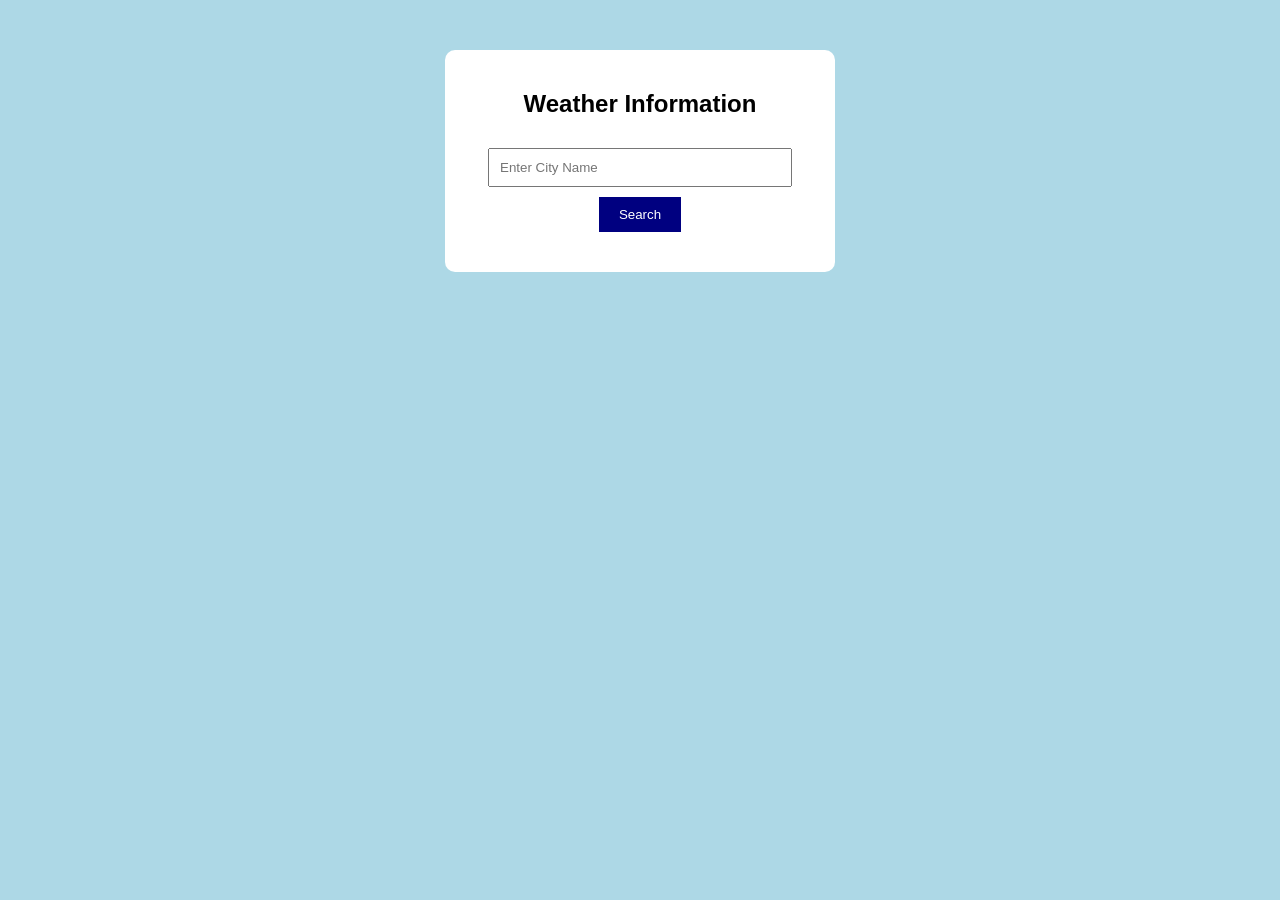
<file: 11th/index.html>
<!DOCTYPE html>
<html>
<head>
    <title>Weather App</title>
    <link rel="stylesheet" href="style.css">
</head>
<body>

<div class="weather">
    <h2>Weather Information</h2>

    <input type="text" id="city" placeholder="Enter City Name">

    <button onclick="getWeather()">Search</button>

    <div id="result"></div>
</div>

<script src="script.js"></script>
</body>
</html>
</file>
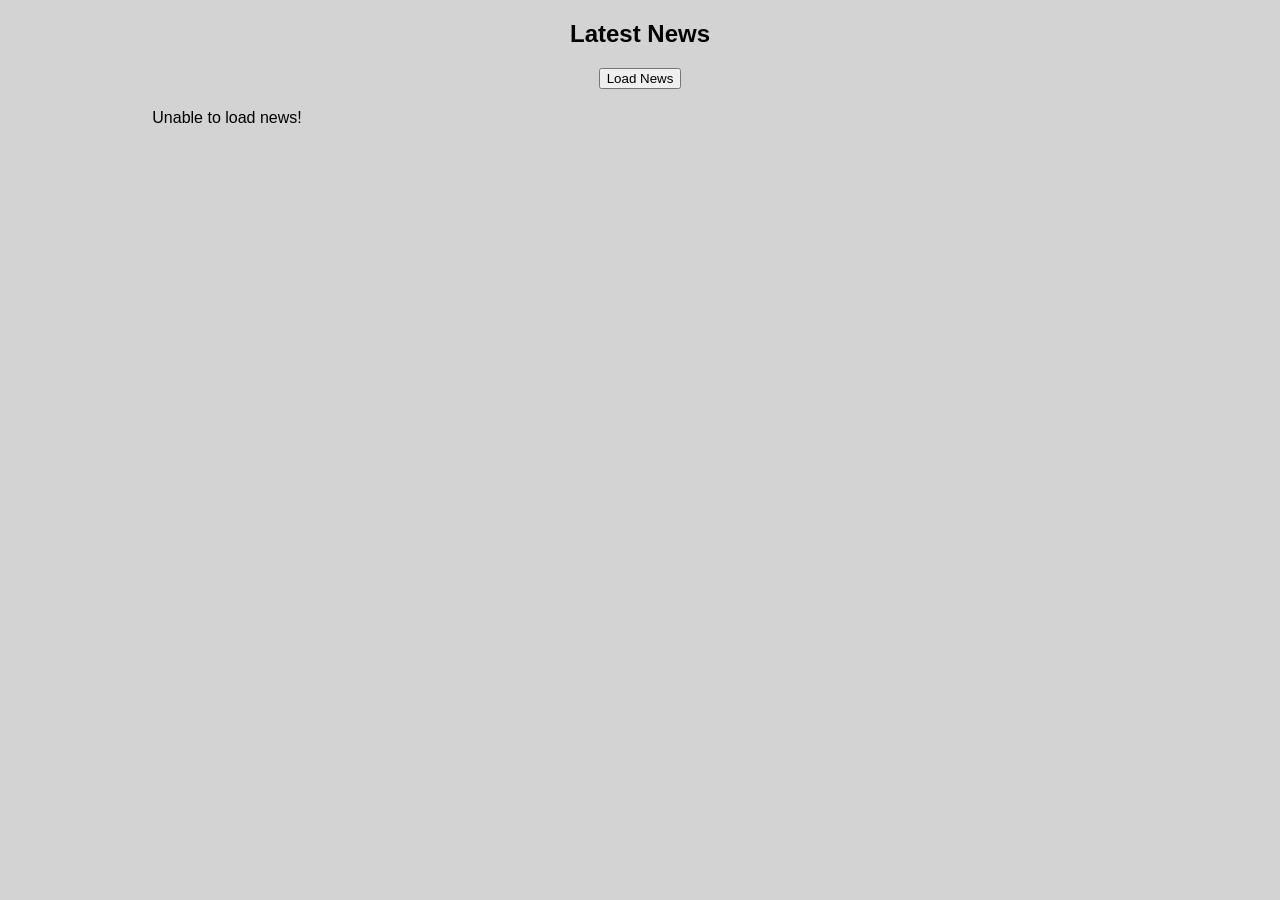
<file: 12th/index.html>
<!DOCTYPE html>
<html>
<head>
    <title>News Feed</title>
    <link rel="stylesheet" href="style.css">
</head>
<body>

<h2>Latest News</h2>

<button onclick="getNews()">Load News</button>

<div id="news"></div>

<script src="script.js"></script>
</body>
</html>
</file>
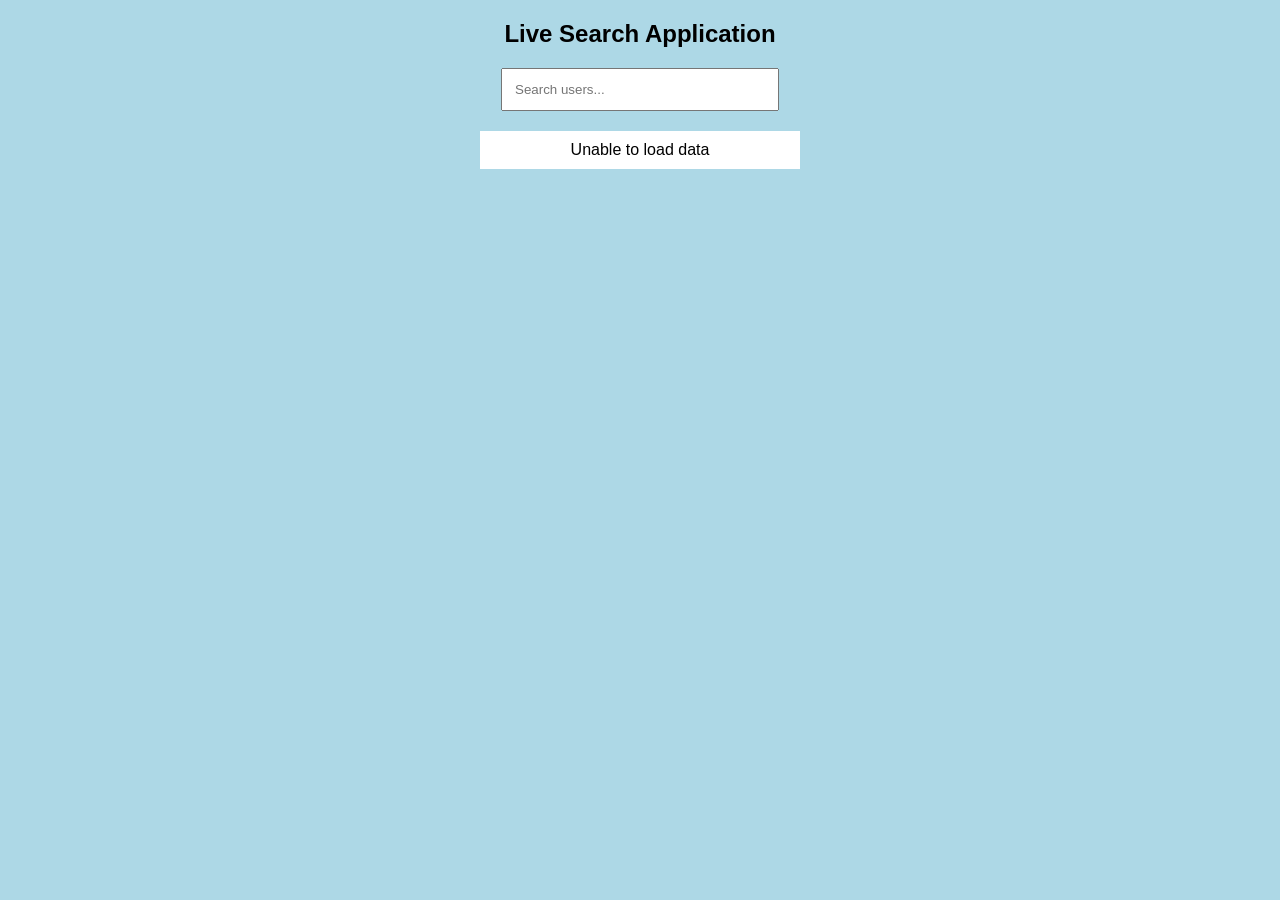
<file: 13th/index.html>
<!DOCTYPE html>
<html>
<head>
    <title>Live Search</title>
    <link rel="stylesheet" href="style.css">
</head>
<body>

<h2>Live Search Application</h2>

<input type="text" id="search" placeholder="Search users...">

<div id="results"></div>

<script src="script.js"></script>
</body>
</html>
</file>
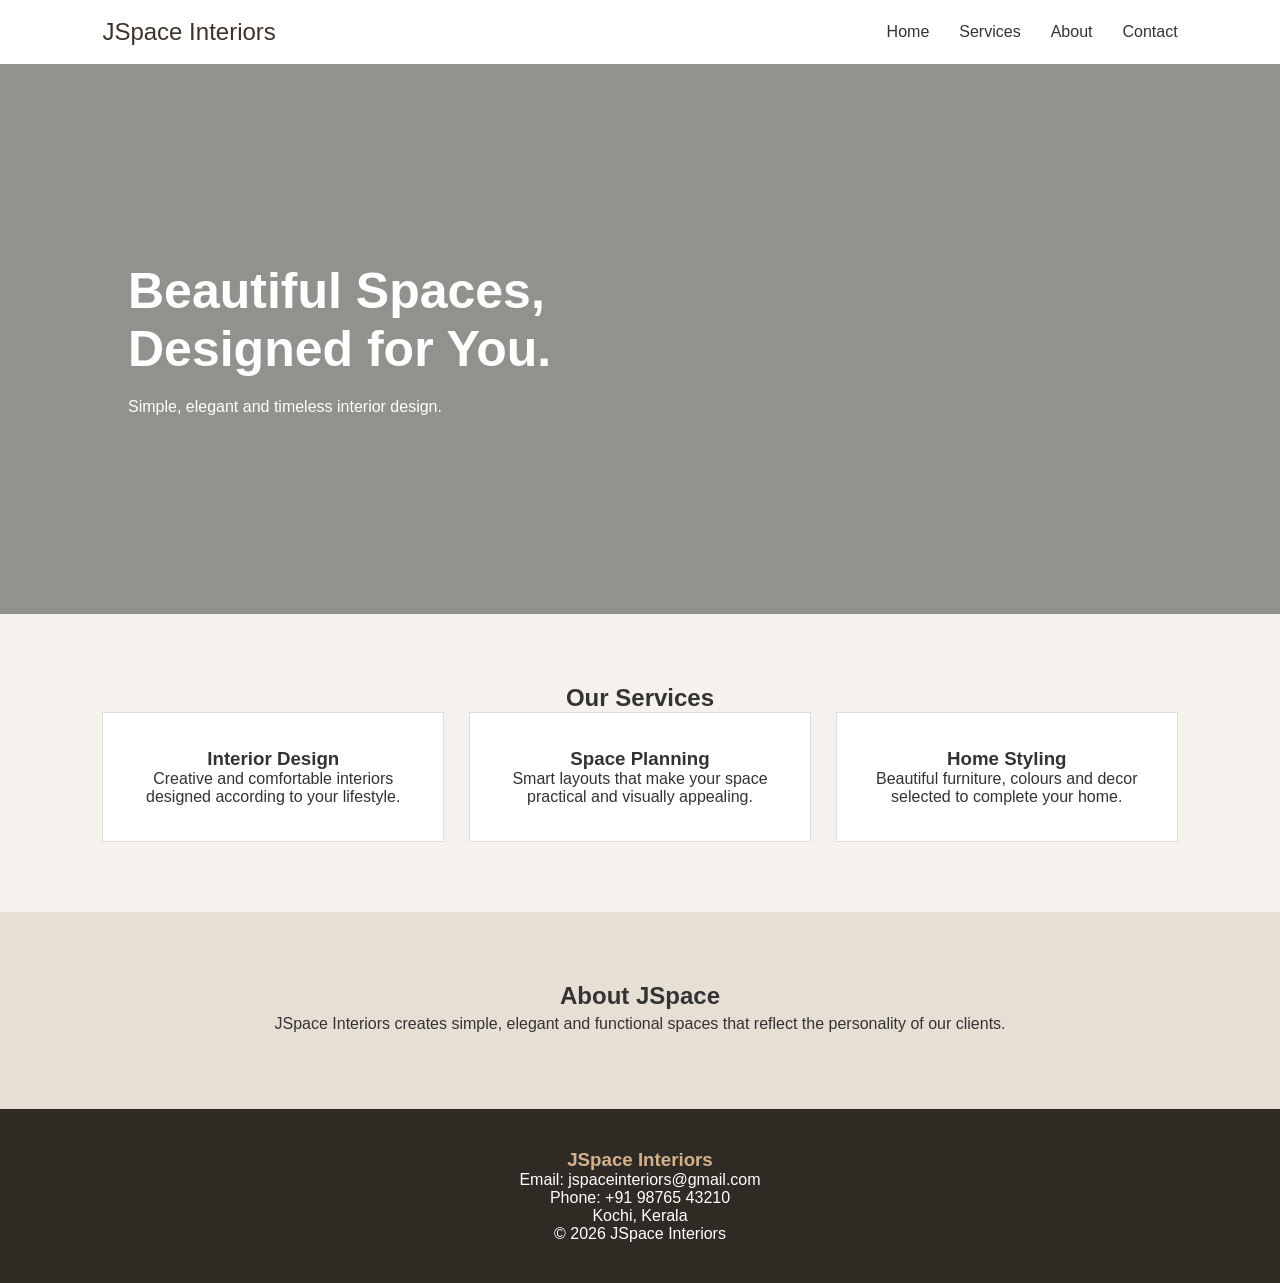
<file: 1st/index.html>
<!DOCTYPE html>
<html lang="en">
<head>
    <meta charset="UTF-8">
    <meta name="viewport" content="width=device-width, initial-scale=1.0">
    <title>JSpace Interiors</title>
    <link rel="stylesheet" href="styles.css">
</head>
<body>
    <header>
        <div class="logo"><span>J</span>Space Interiors</div>
        <nav>
            <a href="#home">Home</a>
            <a href="#services">Services</a>
            <a href="#about">About</a>
            <a href="#contact">Contact</a>
        </nav>
    </header>
    <section class="hero" id="home">
        <div>
            <h1>Beautiful Spaces,<br>Designed for You.</h1>
            <p>Simple, elegant and timeless interior design.</p>
        </div>
    </section>
    <section class="services" id="services">
        <h2>Our Services</h2>
        <div class="services-grid">
            <div class="service-card">
                <h3>Interior Design</h3>
                <p>
                    Creative and comfortable interiors designed
                    according to your lifestyle.
                </p>
            </div>
            <div class="service-card">
                <h3>Space Planning</h3>
                <p>
                    Smart layouts that make your space practical
                    and visually appealing.
                </p>
            </div>
            <div class="service-card">
                <h3>Home Styling</h3>
                <p>
                    Beautiful furniture, colours and decor
                    selected to complete your home.
                </p>
            </div>
        </div>
    </section>
    <section class="about" id="about">
        <h2>About JSpace</h2>
        <p>
            JSpace Interiors creates simple, elegant and functional
            spaces that reflect the personality of our clients.
        </p>
    </section>
    <footer id="contact">
        <h3>JSpace Interiors</h3>
        <p>Email: jspaceinteriors@gmail.com</p>
        <p>Phone: +91 98765 43210</p>
        <p>Kochi, Kerala</p>
        <p class="copyright">
            &copy; 2026 JSpace Interiors
        </p>
    </footer>
</body>
</html>
</file>
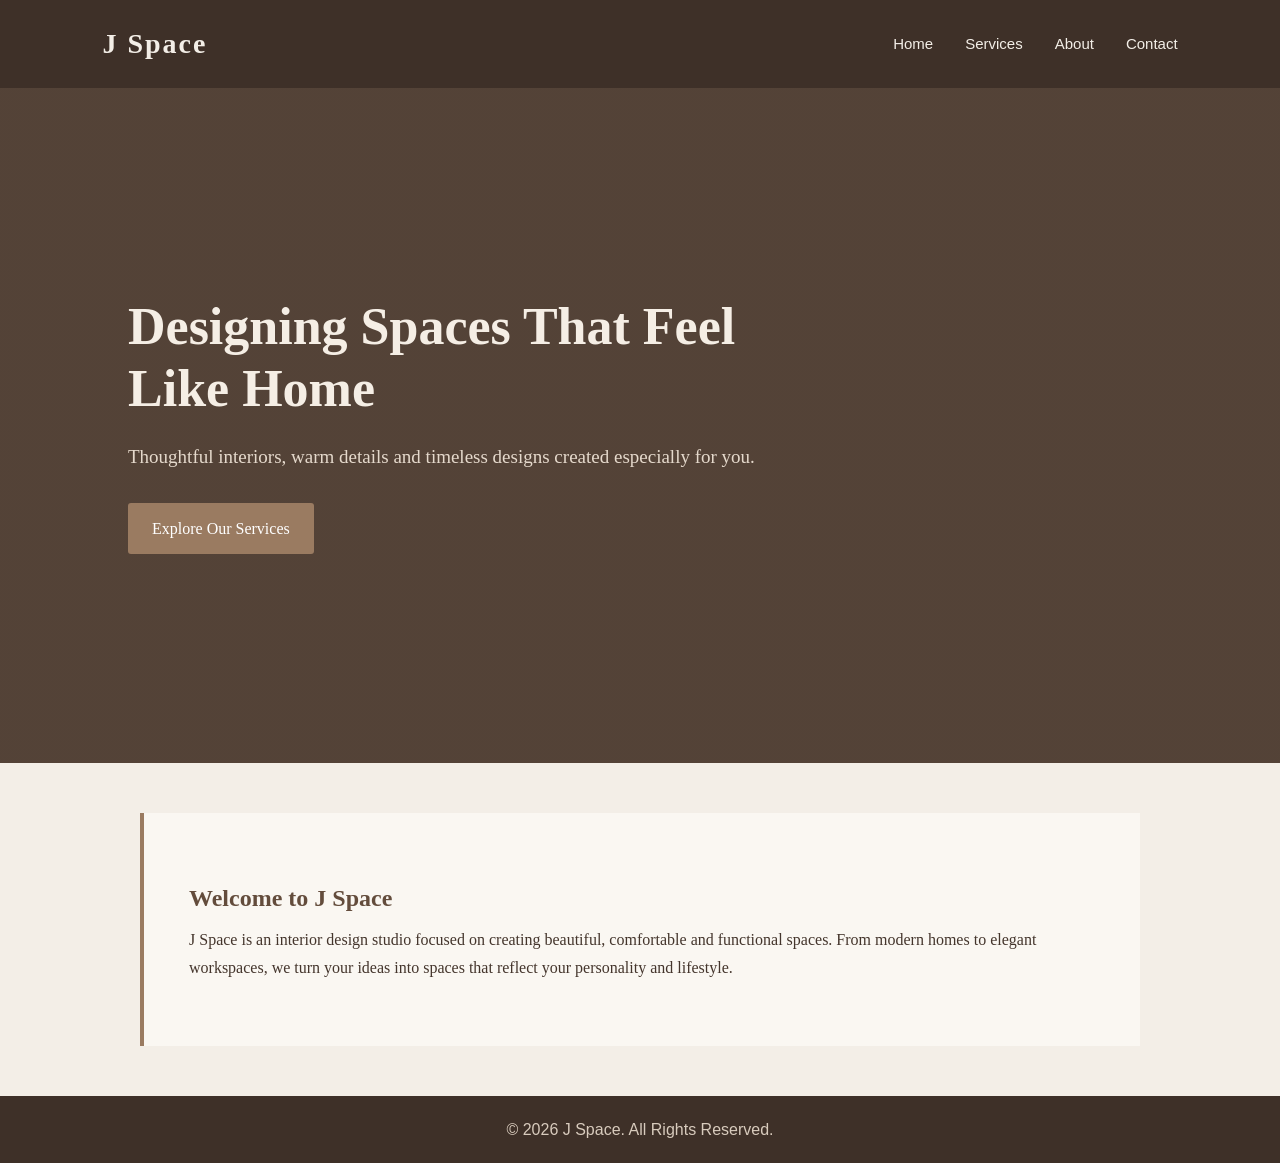
<file: 2nd/index.html>
<!DOCTYPE html>
<html lang="en">
<head>
    <meta charset="UTF-8">
    <meta name="viewport" content="width=device-width, initial-scale=1.0">
    <title>Home - J Space</title>
    <link rel="stylesheet" href="style.css">
</head>
<body>

<header>
    <div class="logo">J Space</div>
    <nav>
        <a href="index.html">Home</a>
        <a href="services.html">Services</a>
        <a href="about.html">About</a>
        <a href="contact.html">Contact</a>
    </nav>
</header>

<main>
    <section class="hero">
        <div>
            <h1>Designing Spaces That Feel Like Home</h1>
            <p>
                Thoughtful interiors, warm details and timeless designs
                created especially for you.
            </p>
            <a href="services.html" class="btn">Explore Our Services</a>
        </div>
    </section>

    <section class="content">
        <h2>Welcome to J Space</h2>
        <p>
            J Space is an interior design studio focused on creating
            beautiful, comfortable and functional spaces. From modern
            homes to elegant workspaces, we turn your ideas into spaces
            that reflect your personality and lifestyle.
        </p>
    </section>
</main>

<footer>
    <p>&copy; 2026 J Space. All Rights Reserved.</p>
</footer>

</body>
</html>
</file>
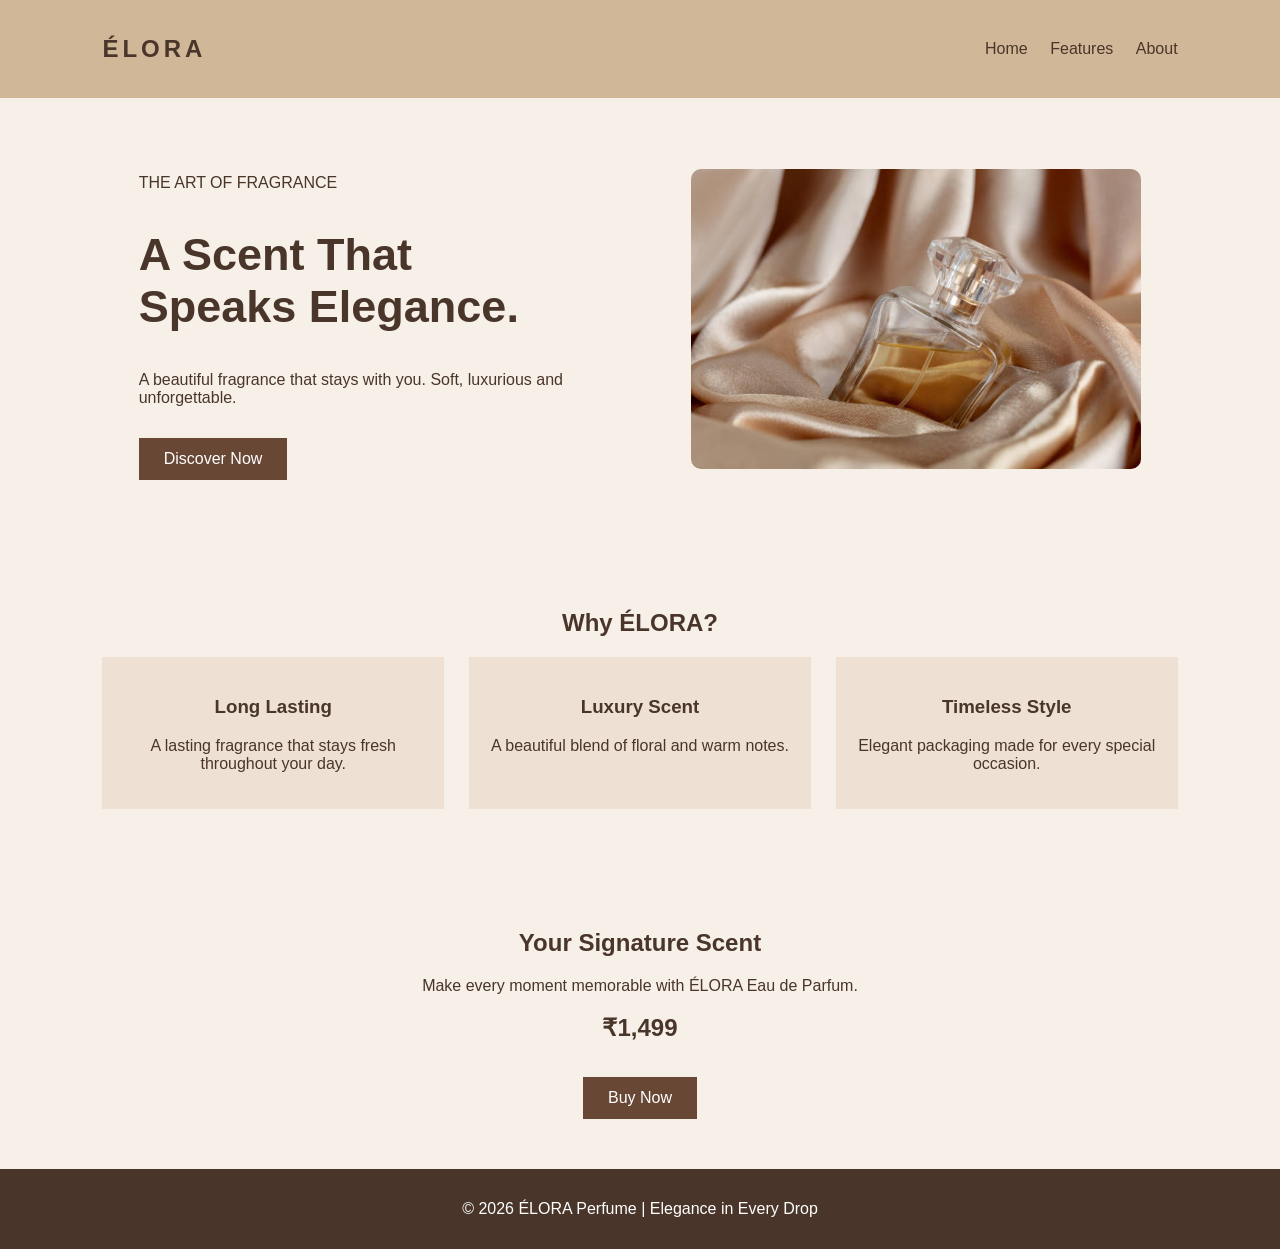
<file: 3rdd/index.html>
<!DOCTYPE html>
<html lang="en">
<head>
    <meta charset="UTF-8">
    <meta name="viewport" content="width=device-width, initial-scale=1.0">
    <title>ÉLORA Perfume</title>
    <link rel="stylesheet" href="style.css">
</head>
<body>
    <nav>
        <h2>ÉLORA</h2>
        <div>
            <a href="#home">Home</a>
            <a href="#features">Features</a>
            <a href="#about">About</a>
        </div>
    </nav>
    <section id="home" class="hero">
        <div>
            <p>THE ART OF FRAGRANCE</p>
            <h1>A Scent That<br> Speaks Elegance.</h1>
            <p>A beautiful fragrance that stays with you.
               Soft, luxurious and unforgettable.</p>
            <a href="#about" class="btn">Discover Now</a>
        </div>
        <img src="perfume.jpg"
             alt="Elegant perfume bottle">
    </section>
    <section id="features">
        <h1>Why ÉLORA?</h1>
        <div class="features">
            <div>
                <h3>Long Lasting</h3>
                <p>A lasting fragrance that stays fresh throughout your day.</p>
            </div>
            <div>
                <h3>Luxury Scent</h3>
                <p>A beautiful blend of floral and warm notes.</p>
            </div>
            <div>
                <h3>Timeless Style</h3>
                <p>Elegant packaging made for every special occasion.</p>
            </div>
        </div>
    </section>
    <section id="about">
        <h1>Your Signature Scent</h1>
        <p>Make every moment memorable with ÉLORA Eau de Parfum.</p>
        <h2>₹1,499</h2>
        <a href="mailto:hello@elora.example?subject=ÉLORA%20Perfume%20Enquiry"
           class="btn">Buy Now</a>
    </section>
    <footer>
        <p>© 2026 ÉLORA Perfume | Elegance in Every Drop</p>
    </footer>
</body>
</html>
</file>
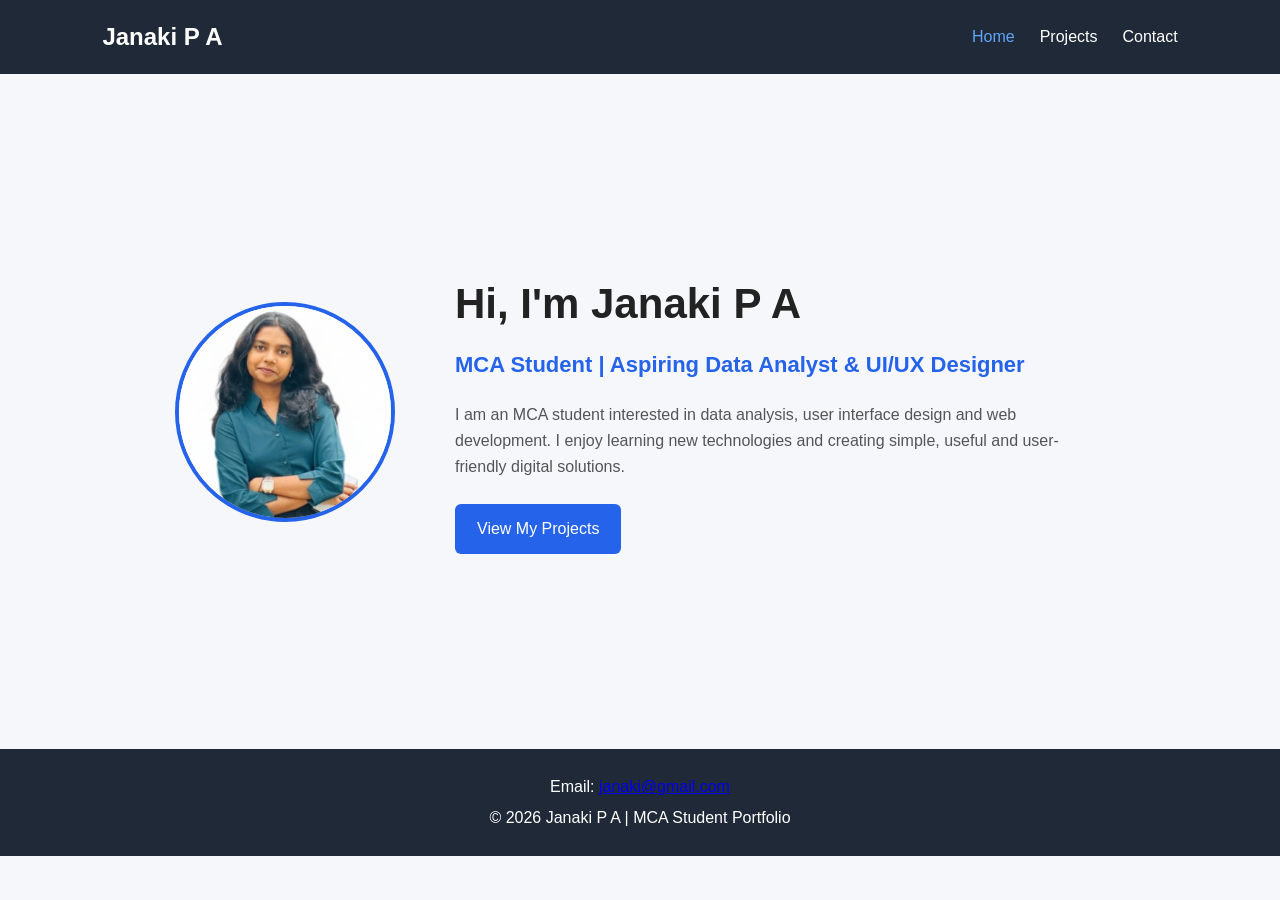
<file: 4th/index.html>
<!DOCTYPE html>
<html lang="en"> <head> <meta charset="UTF-8"> <meta name="viewport" content="width=device-width, initial-scale=1.0"> <title>Janaki P A | Portfolio</title> <link rel="stylesheet" href="style.css"> </head>
<body>
<header>
    <div class="logo">Janaki P A</div>
    <nav>
        <a href="index.html" class="active">Home</a>
        <a href="projects.html">Projects</a>
        <a href="contact.html">Contact</a>
    </nav>
</header>
<main>
    <section class="hero">
        <div class="profile-img-placeholder">
            <img src="photo.jpeg" alt="Janaki P A">
            Photo
        </div>
        <div class="hero-content">
            <h1>Hi, I'm Janaki P A</h1>
            <h2>MCA Student | Aspiring Data Analyst & UI/UX Designer</h2>
            <p>
                I am an MCA student interested in data analysis,
                user interface design and web development. I enjoy
                learning new technologies and creating simple,
                useful and user-friendly digital solutions.
            </p>
            <a href="projects.html" class="btn">View My Projects</a>
        </div>
    </section>
</main>
<footer>
    <p>
    Email:
    <a href="mailto:janaki@gmail.com">
        janaki@gmail.com
    </a>
</p>
    <p>© 2026 Janaki P A | MCA Student Portfolio</p>
</footer>
</body> </html>
</file>
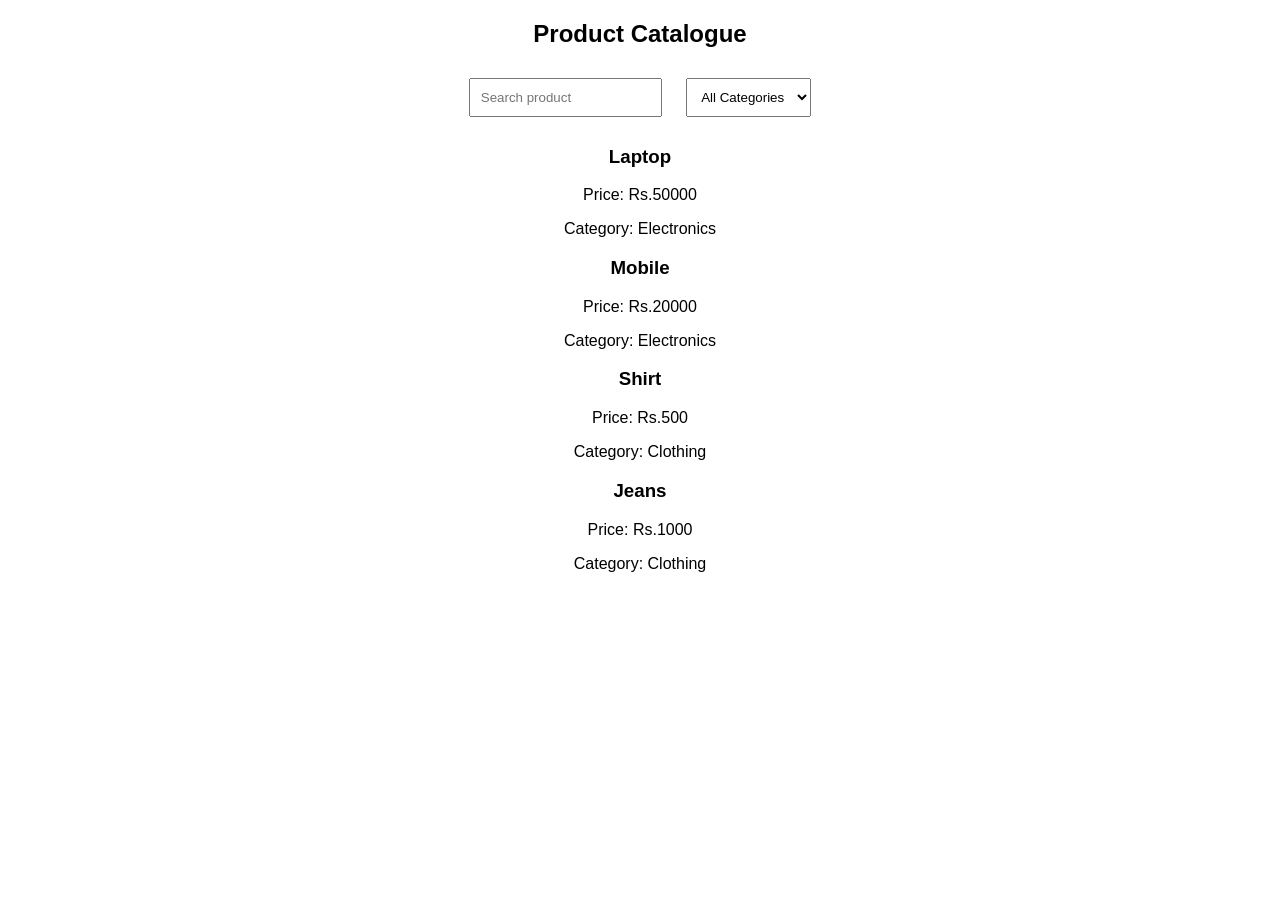
<file: 6th/index.html>
<!DOCTYPE html>
<html>
<head>
    <title>Product Catalogue</title>
    <link rel="stylesheet" href="style.css">
</head>
<body>

    <h2>Product Catalogue</h2>

    <input type="text" id="search" placeholder="Search product">

    <select id="category">
        <option value="All">All Categories</option>
        <option value="Electronics">Electronics</option>
        <option value="Clothing">Clothing</option>
    </select>

    <div id="products"></div>

    <script src="script.js"></script>
</body>
</html>
</file>
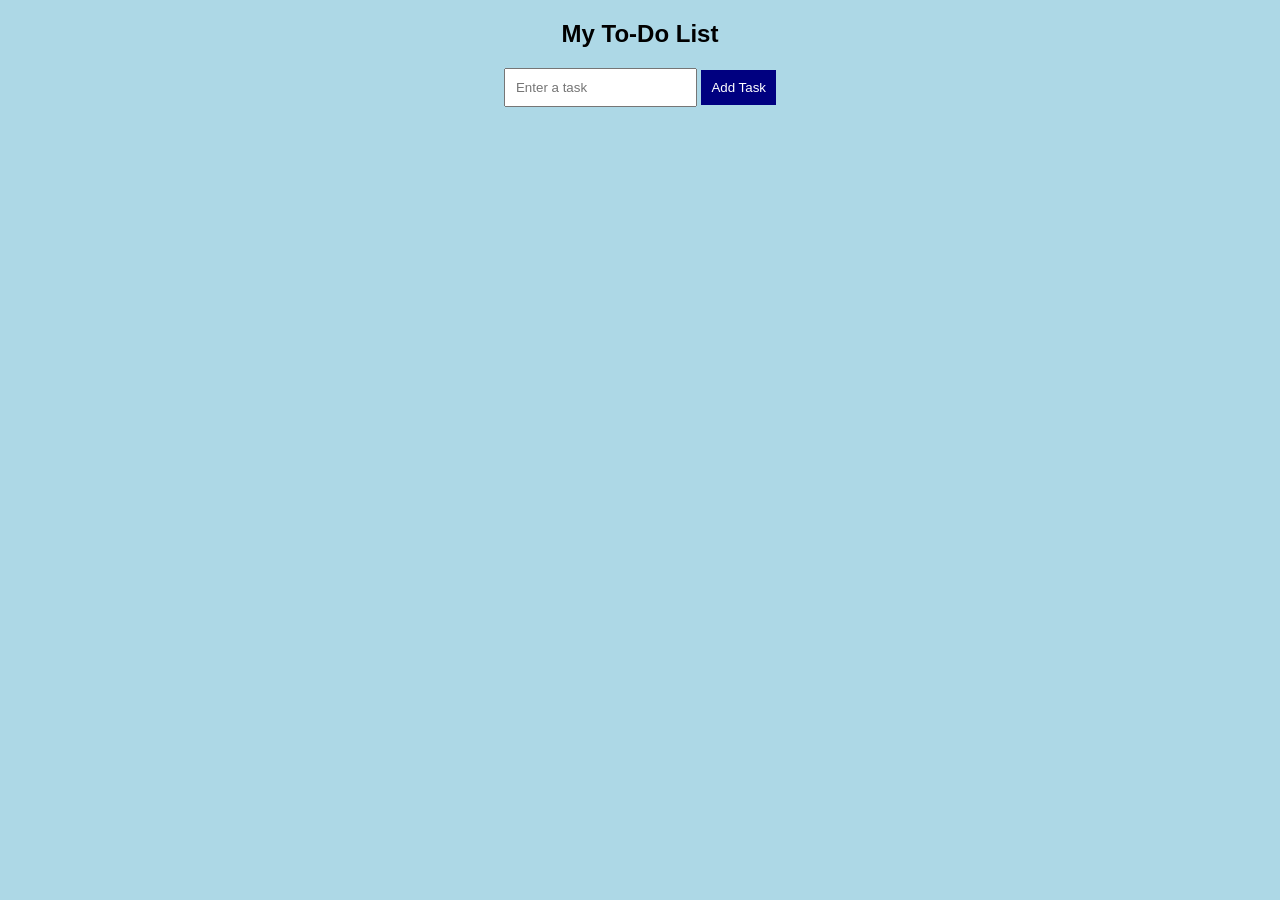
<file: 7th/index.html>
<!DOCTYPE html>
<html>
<head>
    <title>To-Do List</title>
    <link rel="stylesheet" href="style.css">
</head>
<body>

<h2>My To-Do List</h2>

<input type="text" id="task" placeholder="Enter a task">
<button onclick="addTask()">Add Task</button>

<ul id="list"></ul>

<script src="script.js"></script>
</body>
</html>
</file>
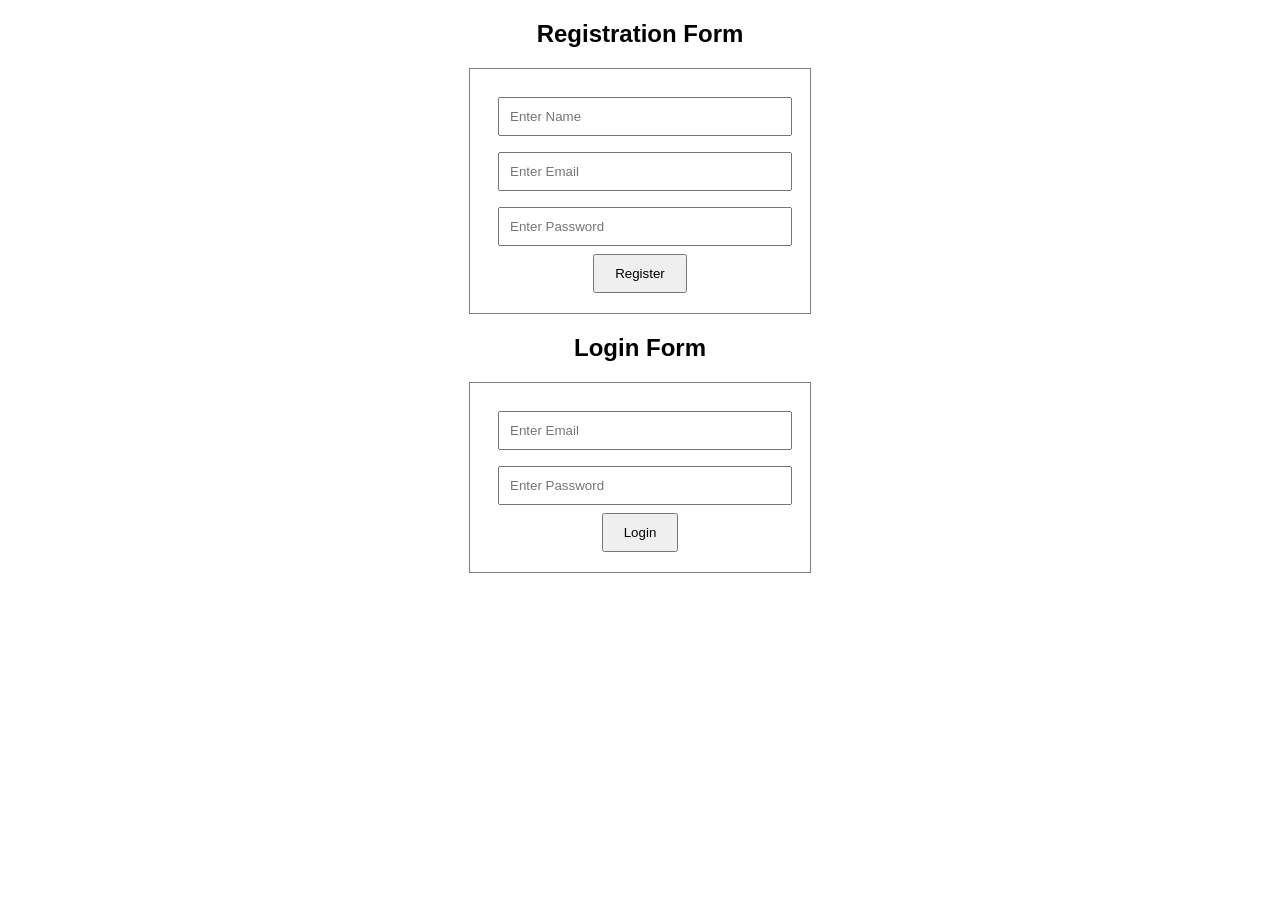
<file: 9th/index.html>
<!DOCTYPE html>
<html>
<head>
    <title>Form Validation</title>
    <link rel="stylesheet" href="style.css">
</head>
<body>

<h2>Registration Form</h2>

<form id="regForm">
    <input type="text" id="name" placeholder="Enter Name">
    <span id="e1"></span>

    <input type="text" id="email" placeholder="Enter Email">
    <span id="e2"></span>

    <input type="password" id="password" placeholder="Enter Password">
    <span id="e3"></span>

    <button type="submit">Register</button>
</form>

<h2>Login Form</h2>

<form id="loginForm">
    <input type="text" id="lemail" placeholder="Enter Email">
    <span id="e4"></span>

    <input type="password" id="lpass" placeholder="Enter Password">
    <span id="e5"></span>

    <button type="submit">Login</button>
</form>

<script src="script.js"></script>
</body>
</html>
</file>
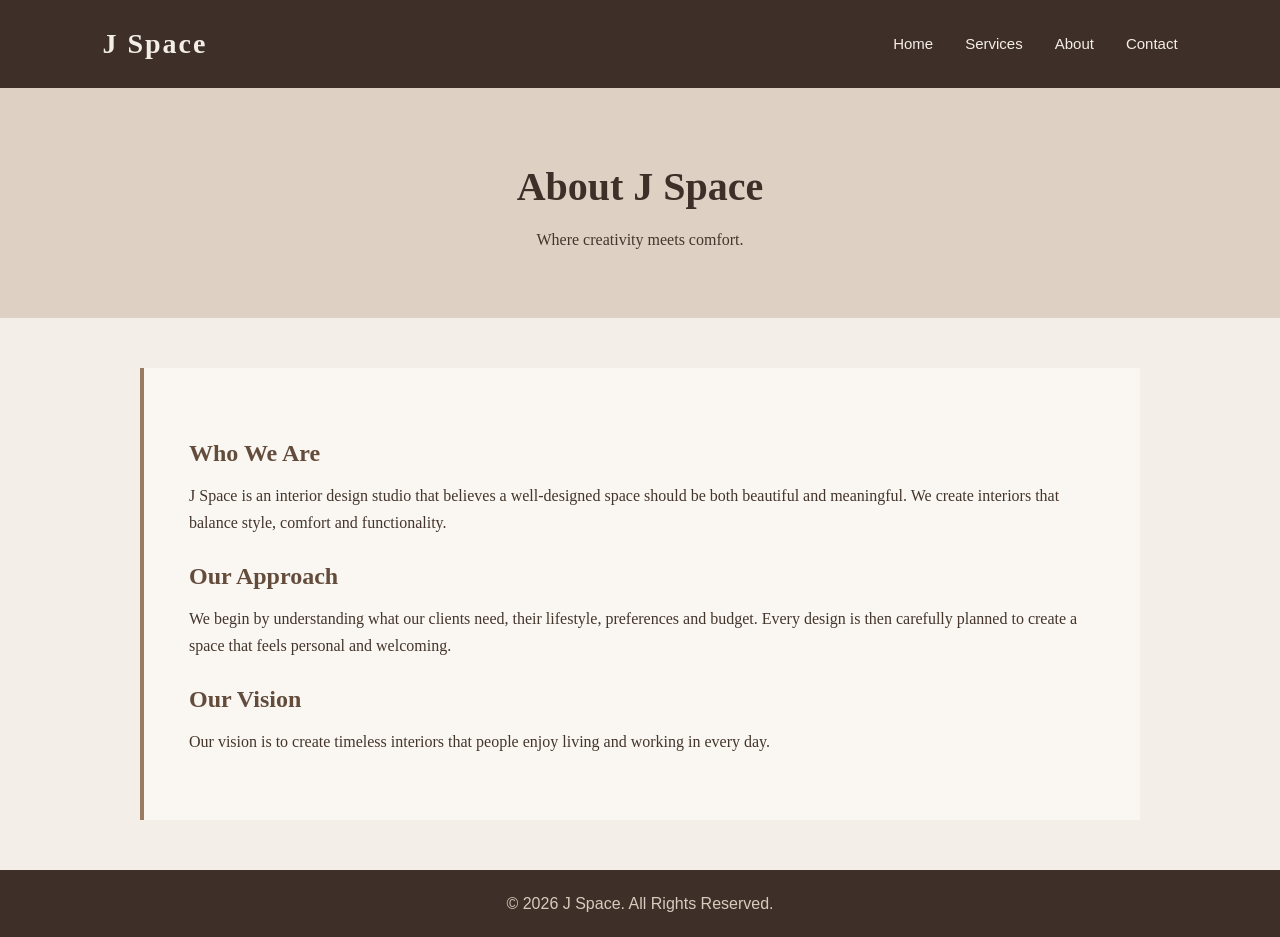
<file: 2nd/about.html>
<!DOCTYPE html>
<html lang="en">
<head>
    <meta charset="UTF-8">
    <meta name="viewport" content="width=device-width, initial-scale=1.0">
    <title>About - J Space</title>
    <link rel="stylesheet" href="style.css">
</head>
<body>

<header>
    <div class="logo">J Space</div>
    <nav>
        <a href="index.html">Home</a>
        <a href="services.html">Services</a>
        <a href="about.html">About</a>
        <a href="contact.html">Contact</a>
    </nav>
</header>

<main>
    <section class="page-title">
        <h1>About J Space</h1>
        <p>Where creativity meets comfort.</p>
    </section>

    <section class="content">
        <h2>Who We Are</h2>
        <p>
            J Space is an interior design studio that believes a well-designed
            space should be both beautiful and meaningful. We create interiors
            that balance style, comfort and functionality.
        </p>

        <h2>Our Approach</h2>
        <p>
            We begin by understanding what our clients need, their lifestyle,
            preferences and budget. Every design is then carefully planned to
            create a space that feels personal and welcoming.
        </p>

        <h2>Our Vision</h2>
        <p>
            Our vision is to create timeless interiors that people enjoy
            living and working in every day.
        </p>
    </section>
</main>

<footer>
    <p>&copy; 2026 J Space. All Rights Reserved.</p>
</footer>

</body>
</html>
</file>
<file: 11th/style.css>
body {
    font-family: Arial;
    background: lightblue;
    text-align: center;
}

.weather {
    background: white;
    width: 350px;
    margin: 50px auto;
    padding: 20px;
    border-radius: 10px;
}

input {
    padding: 10px;
    width: 80%;
    margin: 10px;
}

button {
    padding: 10px 20px;
    background: navy;
    color: white;
    border: none;
}

#result {
    margin-top: 20px;
}

@media(max-width: 600px) {
    .weather {
        width: 85%;
    }
}
</file>
<file: 12th/style.css>
body {
    font-family: Arial;
    background: lightgray;
    text-align: center;
}

#news {
    display: grid;
    grid-template-columns: repeat(3, 1fr);
    gap: 15px;
    padding: 20px;
}

.article {
    background: white;
    padding: 15px;
    border-radius: 10px;
}

.article img {
    width: 100%;
    height: 150px;
    object-fit: cover;
}

@media(max-width: 600px) {
    #news {
        grid-template-columns: 1fr;
    }
}
</file>
<file: 13th/style.css>
body {
    font-family: Arial;
    text-align: center;
    background: lightblue;
}

input {
    padding: 12px;
    width: 250px;
}

#results {
    background: white;
    width: 300px;
    margin: 20px auto;
    padding: 10px;
}

.item {
    padding: 10px;
    border-bottom: 1px solid gray;
}

@media(max-width: 600px) {
    #results {
        width: 85%;
    }
}
</file>
<file: 1st/styles.css>
* {
    margin: 0;
    padding: 0;
    box-sizing: border-box;
}

body {
    font-family: Arial, sans-serif;
    color: #333;
    background: #f5f2ed;
}

/* Header */
header {
    display: flex;
    justify-content: space-between;
    align-items: center;
    padding: 18px 8%;
    background: white;
    position: sticky;
    top: 0;
}

.logo { font-size: 24px; color: #3d332b; }

nav { display: flex; gap: 30px; }

nav a {
    text-decoration: none;
    color: #333;
}

nav a:hover { color: #9a7653; }

/* Hero */
.hero {
    height: 550px;
    display: flex;
    align-items: center;
    padding: 10%;
    color: white;
    background: linear-gradient(#0006, #0006),
    url("https://images.unsplash.com/photo-1600210492486-724fe5c67fb0?auto=format&fit=crop&w=1600&q=80") center/cover;
}

.hero h1 { font-size: 50px; margin-bottom: 20px; }

/* Services */
.services {
    padding: 70px 8%;
    text-align: center;
}

.services-grid {
    display: grid;
    grid-template-columns: repeat(3, 1fr);
    gap: 25px;
}

.service-card {
    background: white;
    padding: 35px;
    border: 1px solid #ddd;
}

/* About */
.about {
    padding: 70px 15%;
    text-align: center;
    background: #e8dfd4;
}

.about p { line-height: 1.8; }

/* Footer */
footer {
    background: #302a25;
    color: white;
    text-align: center;
    padding: 40px 20px;
}

footer h3 { color: #d4b18d; }

/* Responsive */
@media (max-width: 768px) {
    header {
        flex-direction: column;
        gap: 15px;
    }

    nav { gap: 15px; }

    .hero {
        height: 400px;
        text-align: center;
        justify-content: center;
        padding: 20px;
    }

    .hero h1 { font-size: 35px; }

    .services-grid {
        grid-template-columns: 1fr;
    }

    .about { padding: 40px 20px; }
}
</file>
<file: 2nd/style.css>
* {
    margin: 0;
    padding: 0;
    box-sizing: border-box;
}

body {
    font-family: Georgia, serif;
    line-height: 1.7;
    background: #f3eee7;
    color: #44352c;
}

/* Header */
header {
    background: #3e3028;
    color: #f3eee7;
    padding: 20px 8%;
    display: flex;
    justify-content: space-between;
    align-items: center;
}

.logo {
    font-size: 28px;
    font-weight: bold;
    letter-spacing: 2px;
}

nav a {
    color: #f3eee7;
    text-decoration: none;
    margin-left: 28px;
    font-family: Arial, sans-serif;
    font-size: 15px;
}

nav a:hover {
    color: #c7a98b;
}

/* Hero */
.hero {
    min-height: 75vh;
    display: flex;
    align-items: center;
    padding: 80px 10%;
    background: linear-gradient(
        rgba(62, 48, 40, .72),
        rgba(62, 48, 40, .72)
    ),
    #8b725e;
}

.hero div {
    max-width: 650px;
}

.hero h1 {
    color: #f5eee5;
    font-size: 52px;
    line-height: 1.2;
    margin-bottom: 20px;
}

.hero p {
    color: #e5d9cc;
    font-size: 19px;
    margin-bottom: 30px;
}

.btn,
button {
    display: inline-block;
    background: #9a7b61;
    color: white;
    padding: 12px 24px;
    border: none;
    border-radius: 3px;
    text-decoration: none;
    cursor: pointer;
}

.btn:hover,
button:hover {
    background: #765a46;
}

/* Page title */
.page-title {
    text-align: center;
    padding: 65px 20px;
    background: #ded1c3;
}

.page-title h1 {
    color: #3e3028;
    font-size: 40px;
    margin-bottom: 5px;
}

/* Content */
.content {
    width: 80%;
    max-width: 1000px;
    margin: 50px auto;
    background: #faf7f2;
    padding: 45px;
    border-left: 4px solid #9a7b61;
}

.content h2 {
    color: #634c3c;
    margin-bottom: 8px;
    margin-top: 20px;
}

.content p {
    margin-bottom: 20px;
}

/* Services */
.services {
    width: 85%;
    max-width: 1100px;
    margin: 50px auto;
    display: grid;
    grid-template-columns: repeat(3, 1fr);
    gap: 25px;
}

.card {
    background: #faf7f2;
    padding: 30px;
    border: 1px solid #d6c6b6;
    transition: .3s;
}

.card:hover {
    transform: translateY(-5px);
}

.card span {
    color: #9a7b61;
    font-size: 14px;
}

.card h2 {
    color: #4d392e;
    margin: 8px 0;
}

/* Contact */
.contact {
    width: 85%;
    max-width: 1100px;
    margin: 50px auto;
    display: flex;
    gap: 35px;
}

form,
.contact-info {
    background: #faf7f2;
    padding: 35px;
    flex: 1;
    border: 1px solid #d6c6b6;
}

form label {
    display: block;
    margin-top: 12px;
    font-weight: bold;
}

input,
select,
textarea {
    width: 100%;
    padding: 11px;
    margin-top: 5px;
    border: 1px solid #cdbca9;
    background: #fffdf9;
    color: #44352c;
    border-radius: 3px;
    font-family: Arial, sans-serif;
}

button {
    margin-top: 20px;
}

.contact-info h2 {
    color: #4d392e;
    margin-bottom: 15px;
}

.contact-info p {
    margin-bottom: 15px;
}

/* Footer */
footer {
    background: #3e3028;
    color: #d8cbbd;
    text-align: center;
    padding: 20px;
    font-family: Arial, sans-serif;
}

/* Responsive */
@media (max-width: 700px) {

    header {
        flex-direction: column;
        gap: 15px;
    }

    nav a {
        margin: 0 7px;
    }

    .hero {
        min-height: 65vh;
        padding: 60px 8%;
    }

    .hero h1 {
        font-size: 36px;
    }

    .services,
    .contact {
        grid-template-columns: 1fr;
        flex-direction: column;
        width: 90%;
    }

    .content {
        width: 90%;
        padding: 30px;
    }

    .page-title h1 {
        font-size: 32px;
    }
}
</file>
<file: 3rdd/style.css>
* {
    box-sizing: border-box;
    scroll-behavior: smooth;
}

body {
    margin: 0;
    font-family: Arial, sans-serif;
    background: #f7f0e8;
    color: #49352a;
}

nav {
    background: #cdb290eb;
    padding: 15px 8%;
    display: flex;
    justify-content: space-between;
    align-items: center;
    position: sticky;
    top: 0;
    z-index: 10;
}

nav h2 {
    letter-spacing: 4px;
}

nav a {
    color: #49352a;
    text-decoration: none;
    margin-left: 18px;
}

.hero {
    display: flex;
    align-items: center;
    justify-content: space-around;
    padding: 60px 8%;
    gap: 30px;
}

.hero div {
    max-width: 450px;
}

.hero h1 {
    font-size: 45px;
}

.hero img {
    width: 45%;
    max-width: 450px;
    border-radius: 10px;
}

.btn {
    display: inline-block;
    background: #684735;
    color: white;
    padding: 12px 25px;
    text-decoration: none;
    margin-top: 15px;
}

#features, #about {
    text-align: center;
    padding: 50px 8%;
}

.features {
    display: flex;
    gap: 25px;
    justify-content: center;
}

.features div {
    padding: 20px;
    background: #eee1d3;
    flex: 1;
}

footer {
    text-align: center;
    padding: 15px;
    background: #49352a;
    color: white;
}

@media (max-width: 600px) {
    nav {
        padding: 12px;
    }

    nav a {
        margin-left: 8px;
        font-size: 13px;
    }

    .hero, .features {
        flex-direction: column;
    }

    .hero h1 {
        font-size: 32px;
    }

    .hero img {
        width: 100%;
    }
}
</file>
<file: 4th/style.css>
/* ==============================
GENERAL STYLES
================================= */

* {
  margin: 0;
  padding: 0;
  box-sizing: border-box;
  }

body {
font-family: Arial, sans-serif;
line-height: 1.6;
background-color: #f5f7fb;
color: #222;
}

/* ==============================
HEADER
================================= */

header {
background-color: #1f2937;
color: white;
padding: 18px 8%;
display: flex;
justify-content: space-between;
align-items: center;

}

.logo {
font-size: 24px;
font-weight: bold;
}

nav {
display: flex;
gap: 25px;
}

nav a {
color: white;
text-decoration: none;
font-size: 16px;
transition: 0.3s;
}

nav a:hover,
nav a.active {
color: #60a5fa;
}

/* ==============================
HOME PAGE
================================= */

.hero {
min-height: 75vh;
padding: 60px 8%;
display: flex;
justify-content: center;
align-items: center;

gap: 60px;
}

/* Profile Image */

.profile-img-placeholder {
width: 220px;
height: 220px;
border-radius: 50%;
overflow: hidden;

border: 4px solid #2563eb;

flex-shrink: 0;

}

.profile-img-placeholder img {
width: 100%;
height: 100%;
object-fit: cover;
display: block;
}

/* Home Text */

.hero-content {
max-width: 650px;
}

.hero-content h1 {
font-size: 42px;
margin-bottom: 10px;
}

.hero-content h2 {
font-size: 22px;
color: #2563eb;
margin-bottom: 20px;
}

.hero-content p {
margin-bottom: 25px;
color: #555;
}

/* View Projects Button */

.btn {
display: inline-block;
padding: 12px 22px;

background-color: #2563eb;
color: white;

text-decoration: none;

border-radius: 6px;

transition: 0.3s;

}

.btn:hover {
background-color: #1d4ed8;
}

/* ==============================
PROJECTS PAGE
================================= */

.projects-section {
padding: 60px 8%;
min-height: 75vh;
text-align: center;
}

.projects-section h1,
.contact-section h1 {
font-size: 36px;
margin-bottom: 10px;
}

.section-intro {
color: #666;
margin-bottom: 40px;
}

/* CSS GRID */

.project-grid {
display: grid;
grid-template-columns: repeat(3, 1fr);

gap: 25px;

text-align: left;

}

/* Project Cards */

.project-card {
background-color: white;
padding: 25px;

border-radius: 10px;

box-shadow: 0 4px 12px rgba(0, 0, 0, 0.08);

transition: 0.3s;
}

.project-card:hover {
transform: translateY(-5px);
}

.project-card h2 {
color: #2563eb;
margin-bottom: 15px;
}

.project-card p {
color: #555;
margin-bottom: 20px;
}

.project-card span {
font-size: 14px;
font-weight: bold;
color: #374151;
}

/* ==============================
CONTACT PAGE
================================= */

.contact-section {
min-height: 75vh;
padding: 60px 8%;

text-align: center;
}

.contact-section > p {
color: #666;
margin-bottom: 30px;
}

/* FLEXBOX FORM */

form {
max-width: 600px;
margin: auto;

display: flex;
flex-direction: column;

gap: 18px;

background-color: white;

padding: 30px;

border-radius: 10px;

box-shadow: 0 4px 12px rgba(0, 0, 0, 0.08);

text-align: left;
}

/* Form Groups */

.form-group {
display: flex;
flex-direction: column;
gap: 7px;

}

label {
font-weight: bold;
}

/* Input and Textarea */

input,
textarea {
width: 100%;
padding: 12px;
border: 1px solid #ccc;
border-radius: 5px;
font-family: inherit;
font-size: 15px;
}
input:focus,
textarea:focus {
outline: none;
border-color: #2563eb;
}

/* Submit Button */

button {
padding: 12px;
border: none;

border-radius: 6px;

background-color: #2563eb;

color: white;

font-size: 16px;

cursor: pointer;

transition: 0.3s;


}

button:hover {
background-color: #1d4ed8;
}

/* ==============================
FOOTER
================================= */

footer {
background-color: #1f2937;


color: white;

text-align: center;

padding: 20px;


}

footer p {
margin: 5px;
}

/* ==============================
TABLET / SMALL DESKTOP
================================= */

@media (max-width: 1024px) {

.hero {
    gap: 40px;
    padding: 50px 5%;
}

.hero-content h1 {
    font-size: 36px;
}

.project-grid {
    grid-template-columns: repeat(2, 1fr);
}


}

/* ==============================
MOBILE
================================= */

@media (max-width: 480px) {

/* Header */

header {
    padding: 15px 5%;

    flex-direction: column;

    gap: 12px;
}

.logo {
    font-size: 21px;
}

nav {
    gap: 15px;
}

nav a {
    font-size: 14px;
}

/* Home */

.hero {
    min-height: auto;

    padding: 45px 5%;

    flex-direction: column;

    text-align: center;

    gap: 30px;
}

/* Mobile Profile Image */

.profile-img-placeholder {
    width: 160px;
    height: 160px;
}

.hero-content {
    width: 100%;
}

.hero-content h1 {
    font-size: 30px;
}

.hero-content h2 {
    font-size: 18px;
}

.hero-content p {
    font-size: 15px;
}

/* Projects */

.projects-section,
.contact-section {
    padding: 45px 5%;
}

.projects-section h1,
.contact-section h1 {
    font-size: 30px;
}

/* One column on mobile */

.project-grid {
    grid-template-columns: 1fr;
}

.project-card {
    padding: 20px;
}

/* Contact Form */

form {
    padding: 20px;
}

/* Footer */

footer {
    font-size: 14px;
}


}
</file>
<file: 6th/style.css>
body {
    margin: 0;
    font-family: Arial;
    text-align: center;
}

/* Header */
header {
    background: navy;
    color: white;
    padding: 15px;
    display: flex;
    justify-content: space-between;
}

/* Navigation */
nav a {
    color: white;
    text-decoration: none;
    margin: 10px;
}

/* Sections */
section, .hero {
    padding: 20px;
    background: lightblue;
}

/* Grid */
.grid, .gallery {
    display: grid;
    grid-template-columns: repeat(3, 1fr);
    gap: 10px;
}

/* Flex */
.box, .projects {
    display: flex;
    justify-content: center;
    gap: 10px;
}

/* Cards */
.grid div, .projects div, .box p {
    background: lightgray;
    padding: 20px;
}

/* Images */
img {
    width: 100%;
}

/* Hover */
img:hover {
    transform: scale(1.1);
}

/* Button */
button {
    background: navy;
    color: white;
    padding: 10px;
    border: none;
}

/* Footer */
footer {
    background: navy;
    color: white;
    text-align: center;
    padding: 15px;
}

input, select {
    padding: 10px;
    margin: 10px;
}

/* Mobile */
@media (max-width: 600px) {
    header, .box, .projects {
        flex-direction: column;
        text-align: center;
    }

    .grid, .gallery {
        grid-template-columns: 1fr;
    }
}
</file>
<file: 7th/style.css>
body {
    font-family: Arial;
    text-align: center;
    background: lightblue;
}

input {
    padding: 10px;
}

button {
    padding: 10px;
    background: navy;
    color: white;
    border: none;
}

li {
    background: white;
    margin: 10px auto;
    padding: 10px;
    width: 300px;
    list-style: none;
}

.done {
    text-decoration: line-through;
}
</file>
<file: 9th/style.css>
body {
    font-family: Arial;
    text-align: center;
}

form {
    width: 300px;
    margin: 20px auto;
    padding: 20px;
    border: 1px solid gray;
}

input {
    width: 90%;
    padding: 10px;
    margin: 8px;
}

button {
    padding: 10px 20px;
    cursor: pointer;
}

span {
    color: red;
    display: block;
    font-size: 13px;
}
</file>
